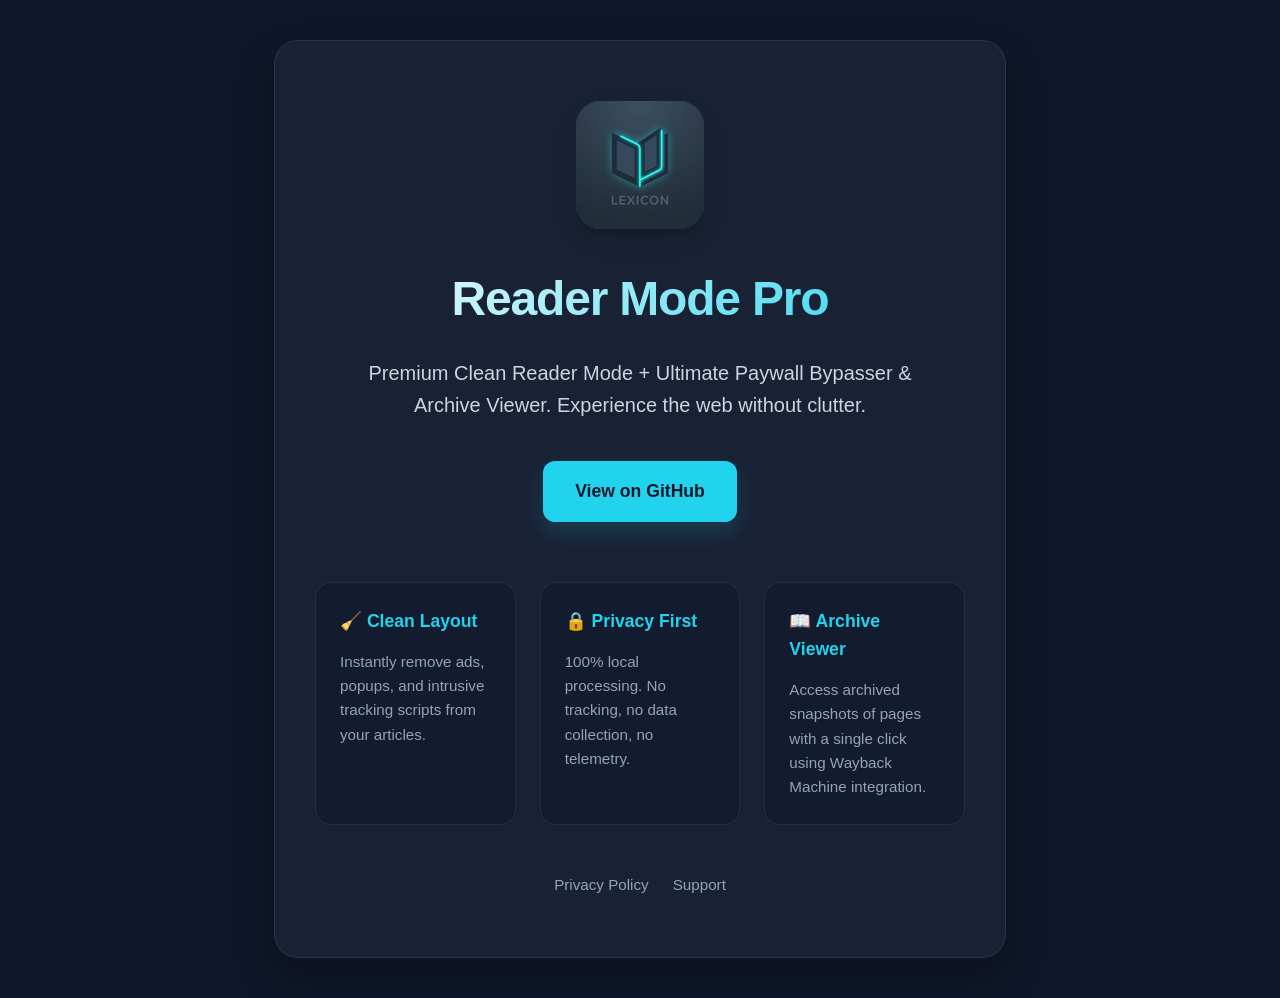
<file: index.html>
<!DOCTYPE html>
<html lang="en">
<head>
  <meta charset="UTF-8">
  <meta name="viewport" content="width=device-width, initial-scale=1.0">
  <title>Reader Mode Pro</title>
  <style>
    :root {
      --bg: #0f172a;
      --card-bg: rgba(30, 41, 59, 0.7);
      --text: #f1f5f9;
      --text-muted: #94a3b8;
      --accent: #22d3ee;
      --accent-glow: rgba(34, 211, 238, 0.15);
      --border: rgba(255, 255, 255, 0.08);
      --btn-bg: #22d3ee;
      --btn-hover: #06b6d4;
    }
    body {
      font-family: -apple-system, BlinkMacSystemFont, "Segoe UI", Roboto, Helvetica, Arial, sans-serif;
      background-color: var(--bg);
      color: var(--text);
      line-height: 1.6;
      margin: 0;
      padding: 0;
      display: flex;
      justify-content: center;
      align-items: center;
      min-height: 100vh;
      text-align: center;
    }
    .container {
      max-width: 800px;
      margin: 40px 20px;
      padding: 60px 40px;
      background: var(--card-bg);
      backdrop-filter: blur(16px);
      -webkit-backdrop-filter: blur(16px);
      border: 1px solid var(--border);
      border-radius: 24px;
      box-shadow: 0 20px 40px rgba(0, 0, 0, 0.3);
    }
    .icon {
      width: 128px;
      height: 128px;
      margin-bottom: 24px;
      border-radius: 24px;
      box-shadow: 0 10px 20px rgba(0, 0, 0, 0.2);
    }
    h1 {
      font-size: 3rem;
      font-weight: 800;
      margin-top: 0;
      margin-bottom: 16px;
      background: linear-gradient(135deg, #fff, var(--accent));
      -webkit-background-clip: text;
      -webkit-text-fill-color: transparent;
      letter-spacing: -0.025em;
    }
    p {
      color: #cbd5e1;
      font-size: 1.25rem;
      margin-bottom: 40px;
      max-width: 600px;
      margin-left: auto;
      margin-right: auto;
    }
    .btn {
      display: inline-block;
      background: var(--btn-bg);
      color: #0f172a;
      text-decoration: none;
      font-weight: 600;
      font-size: 1.1rem;
      padding: 16px 32px;
      border-radius: 12px;
      transition: all 0.2s ease;
      box-shadow: 0 10px 20px var(--accent-glow);
    }
    .btn:hover {
      background: var(--btn-hover);
      transform: translateY(-2px);
      box-shadow: 0 15px 30px rgba(34, 211, 238, 0.25);
    }
    .links {
      margin-top: 48px;
      display: flex;
      justify-content: center;
      gap: 24px;
    }
    .links a {
      color: var(--text-muted);
      text-decoration: none;
      font-size: 0.95rem;
      transition: color 0.2s ease;
    }
    .links a:hover {
      color: var(--accent);
    }
    .features {
      margin-top: 60px;
      display: grid;
      grid-template-columns: repeat(auto-fit, minmax(200px, 1fr));
      gap: 24px;
      text-align: left;
    }
    .feature-card {
      background: rgba(15, 23, 42, 0.5);
      padding: 24px;
      border-radius: 16px;
      border: 1px solid var(--border);
    }
    .feature-card h3 {
      color: var(--accent);
      margin-top: 0;
      margin-bottom: 12px;
      font-size: 1.1rem;
    }
    .feature-card p {
      font-size: 0.95rem;
      margin-bottom: 0;
      color: var(--text-muted);
    }
  </style>
</head>
<body>
  <div class="container">
    <img src="icons/icon128.png" alt="Reader Mode Pro Icon" class="icon" onerror="this.style.display='none'">
    <h1>Reader Mode Pro</h1>
    <p>Premium Clean Reader Mode + Ultimate Paywall Bypasser &amp; Archive Viewer. Experience the web without clutter.</p>
    
    <a href="https://github.com/harshraj0235/Reader-Mode" class="btn" target="_blank" rel="noopener">View on GitHub</a>
    
    <div class="features">
      <div class="feature-card">
        <h3>🧹 Clean Layout</h3>
        <p>Instantly remove ads, popups, and intrusive tracking scripts from your articles.</p>
      </div>
      <div class="feature-card">
        <h3>🔒 Privacy First</h3>
        <p>100% local processing. No tracking, no data collection, no telemetry.</p>
      </div>
      <div class="feature-card">
        <h3>📖 Archive Viewer</h3>
        <p>Access archived snapshots of pages with a single click using Wayback Machine integration.</p>
      </div>
    </div>

    <div class="links">
      <a href="privacy.html">Privacy Policy</a>
      <a href="https://github.com/harshraj0235/Reader-Mode/issues">Support</a>
    </div>
  </div>
</body>
</html>
</file>
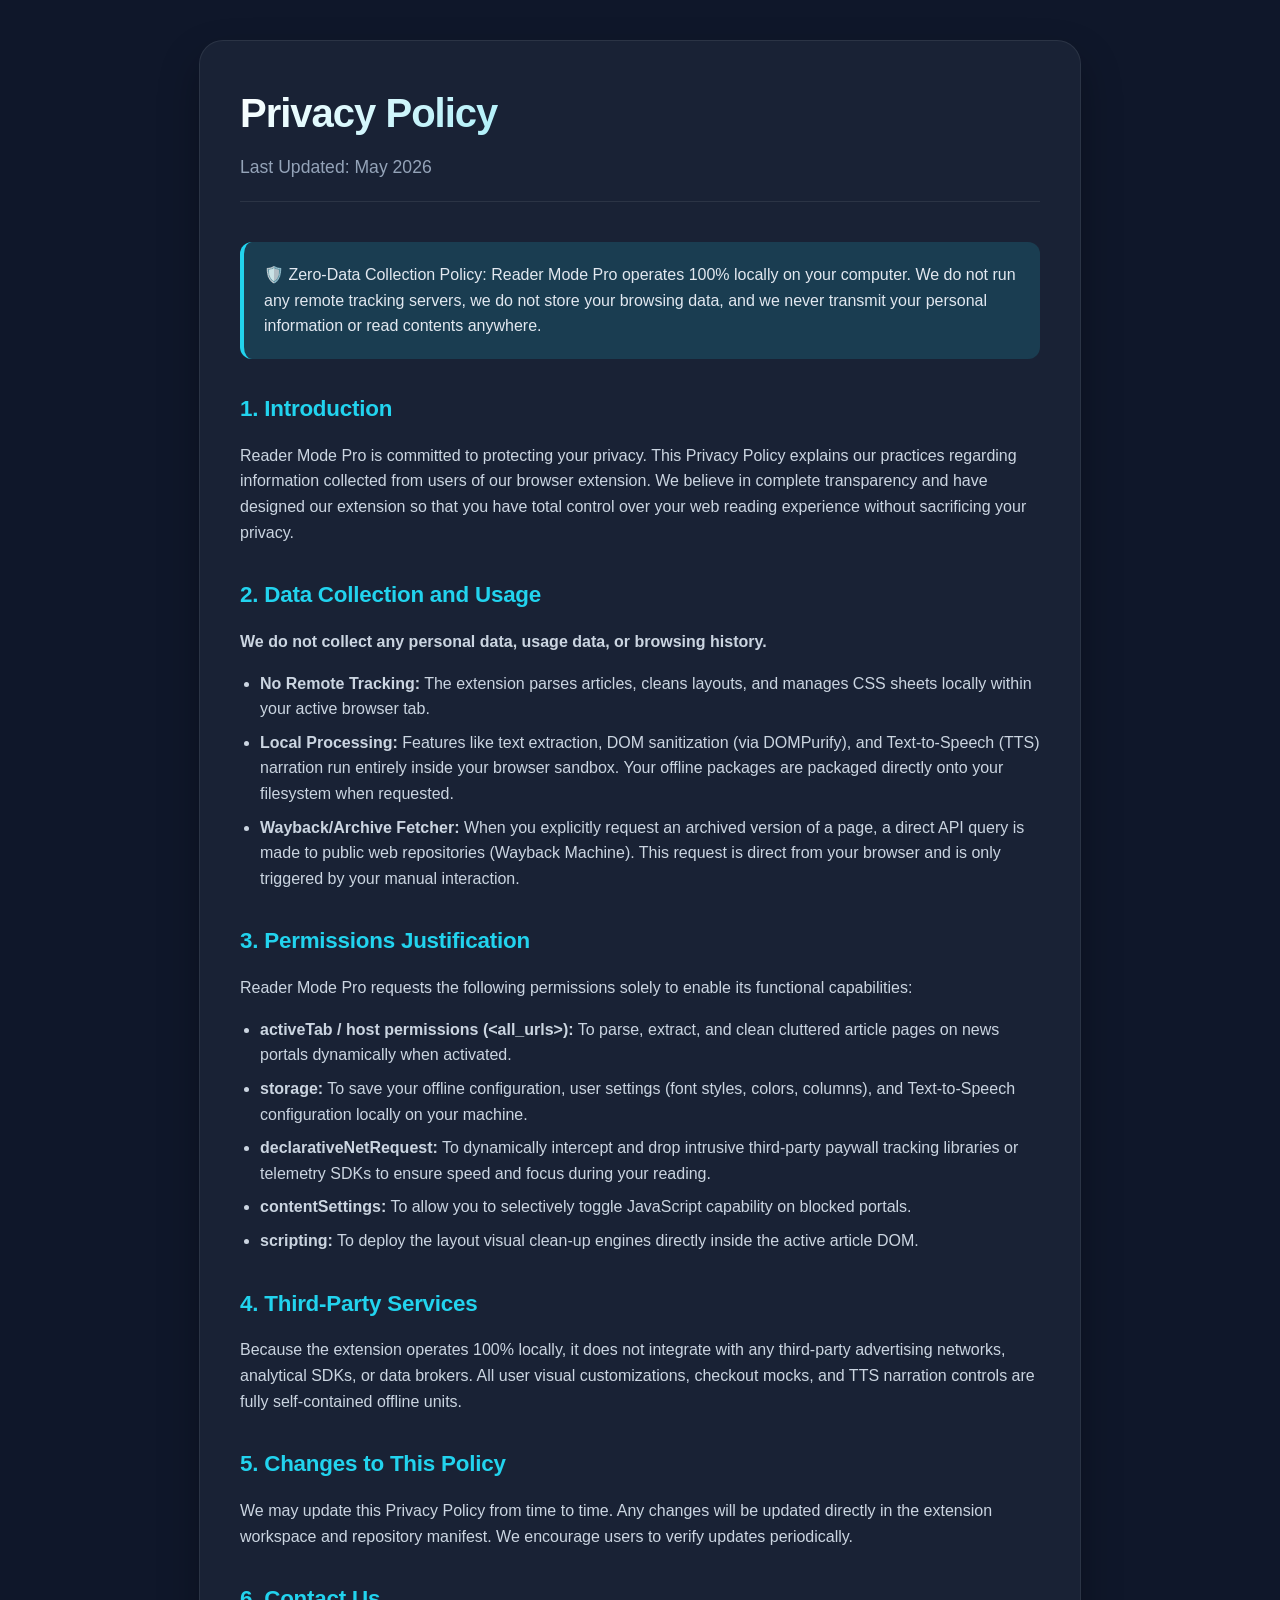
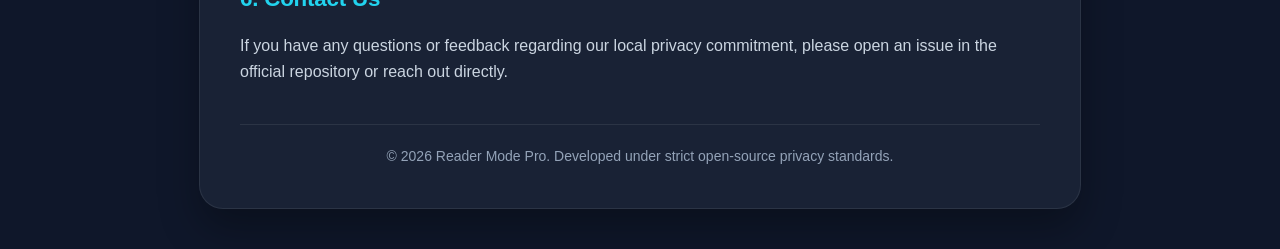
<file: privacy.html>
<!DOCTYPE html>
<html lang="en">
<head>
  <meta charset="UTF-8">
  <meta name="viewport" content="width=device-width, initial-scale=1.0">
  <title>Privacy Policy - Reader Mode Pro</title>
  <style>
    :root {
      --bg: #0f172a;
      --card-bg: rgba(30, 41, 59, 0.7);
      --text: #f1f5f9;
      --text-muted: #94a3b8;
      --accent: #22d3ee;
      --accent-glow: rgba(34, 211, 238, 0.15);
      --border: rgba(255, 255, 255, 0.08);
    }
    body {
      font-family: -apple-system, BlinkMacSystemFont, "Segoe UI", Roboto, Helvetica, Arial, sans-serif;
      background-color: var(--bg);
      color: var(--text);
      line-height: 1.6;
      margin: 0;
      padding: 0;
      display: flex;
      justify-content: center;
      align-items: center;
      min-height: 100vh;
    }
    .container {
      max-width: 800px;
      margin: 40px 20px;
      padding: 40px;
      background: var(--card-bg);
      backdrop-filter: blur(16px);
      -webkit-backdrop-filter: blur(16px);
      border: 1px solid var(--border);
      border-radius: 24px;
      box-shadow: 0 20px 40px rgba(0, 0, 0, 0.3);
    }
    h1 {
      font-size: 2.5rem;
      font-weight: 800;
      margin-top: 0;
      margin-bottom: 8px;
      background: linear-gradient(135deg, #fff, #22d3ee);
      -webkit-background-clip: text;
      -webkit-text-fill-color: transparent;
      letter-spacing: -0.025em;
    }
    .subtitle {
      color: var(--text-muted);
      font-size: 1.1rem;
      margin-bottom: 40px;
      border-bottom: 1px solid var(--border);
      padding-bottom: 20px;
    }
    h2 {
      font-size: 1.4rem;
      color: var(--accent);
      margin-top: 32px;
      margin-bottom: 16px;
      font-weight: 600;
      letter-spacing: -0.01em;
    }
    p, li {
      color: #cbd5e1;
      font-size: 1rem;
      margin-bottom: 16px;
    }
    ul {
      padding-left: 20px;
      margin-bottom: 24px;
    }
    li {
      margin-bottom: 8px;
    }
    .highlight-box {
      background: var(--accent-glow);
      border-left: 4px solid var(--accent);
      padding: 20px;
      border-radius: 12px;
      margin: 30px 0;
    }
    .highlight-box p {
      margin: 0;
      color: #e2e8f0;
      font-weight: 500;
    }
    .footer {
      margin-top: 40px;
      padding-top: 20px;
      border-top: 1px solid var(--border);
      text-align: center;
      color: var(--text-muted);
      font-size: 0.875rem;
    }
  </style>
</head>
<body>
  <div class="container">
    <h1>Privacy Policy</h1>
    <div class="subtitle">Last Updated: May 2026</div>

    <div class="highlight-box">
      <p>🛡️ Zero-Data Collection Policy: Reader Mode Pro operates 100% locally on your computer. We do not run any remote tracking servers, we do not store your browsing data, and we never transmit your personal information or read contents anywhere.</p>
    </div>

    <h2>1. Introduction</h2>
    <p>Reader Mode Pro is committed to protecting your privacy. This Privacy Policy explains our practices regarding information collected from users of our browser extension. We believe in complete transparency and have designed our extension so that you have total control over your web reading experience without sacrificing your privacy.</p>

    <h2>2. Data Collection and Usage</h2>
    <p><strong>We do not collect any personal data, usage data, or browsing history.</strong></p>
    <ul>
      <li><strong>No Remote Tracking:</strong> The extension parses articles, cleans layouts, and manages CSS sheets locally within your active browser tab.</li>
      <li><strong>Local Processing:</strong> Features like text extraction, DOM sanitization (via DOMPurify), and Text-to-Speech (TTS) narration run entirely inside your browser sandbox. Your offline packages are packaged directly onto your filesystem when requested.</li>
      <li><strong>Wayback/Archive Fetcher:</strong> When you explicitly request an archived version of a page, a direct API query is made to public web repositories (Wayback Machine). This request is direct from your browser and is only triggered by your manual interaction.</li>
    </ul>

    <h2>3. Permissions Justification</h2>
    <p>Reader Mode Pro requests the following permissions solely to enable its functional capabilities:</p>
    <ul>
      <li><strong>activeTab / host permissions (&lt;all_urls&gt;):</strong> To parse, extract, and clean cluttered article pages on news portals dynamically when activated.</li>
      <li><strong>storage:</strong> To save your offline configuration, user settings (font styles, colors, columns), and Text-to-Speech configuration locally on your machine.</li>
      <li><strong>declarativeNetRequest:</strong> To dynamically intercept and drop intrusive third-party paywall tracking libraries or telemetry SDKs to ensure speed and focus during your reading.</li>
      <li><strong>contentSettings:</strong> To allow you to selectively toggle JavaScript capability on blocked portals.</li>
      <li><strong>scripting:</strong> To deploy the layout visual clean-up engines directly inside the active article DOM.</li>
    </ul>

    <h2>4. Third-Party Services</h2>
    <p>Because the extension operates 100% locally, it does not integrate with any third-party advertising networks, analytical SDKs, or data brokers. All user visual customizations, checkout mocks, and TTS narration controls are fully self-contained offline units.</p>

    <h2>5. Changes to This Policy</h2>
    <p>We may update this Privacy Policy from time to time. Any changes will be updated directly in the extension workspace and repository manifest. We encourage users to verify updates periodically.</p>

    <h2>6. Contact Us</h2>
    <p>If you have any questions or feedback regarding our local privacy commitment, please open an issue in the official repository or reach out directly.</p>

    <div class="footer">
      &copy; 2026 Reader Mode Pro. Developed under strict open-source privacy standards.
    </div>
  </div>
</body>
</html>
</file>
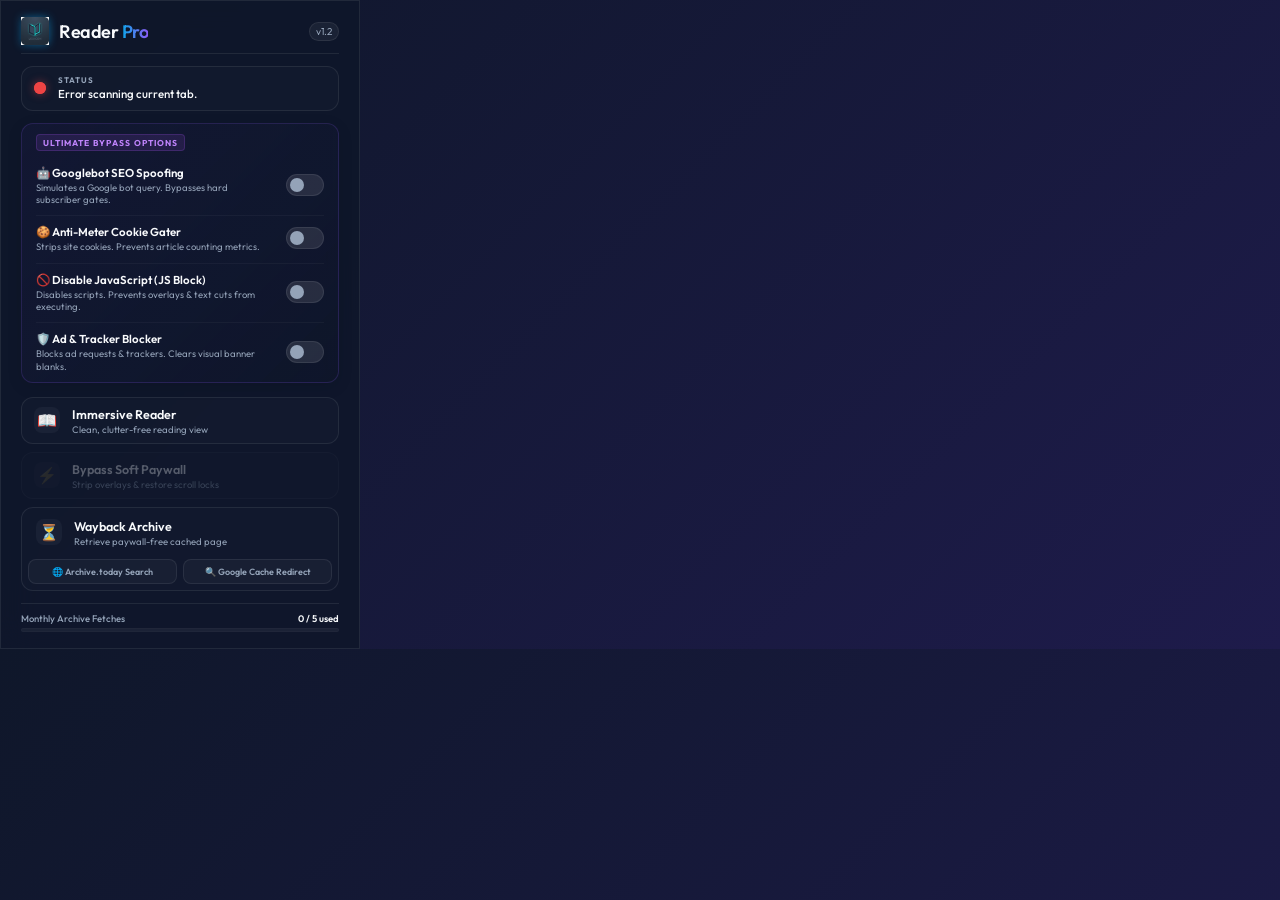
<file: popup/popup.html>
<!DOCTYPE html>
<html lang="en">
<head>
  <meta charset="UTF-8">
  <meta name="viewport" content="width=device-width, initial-scale=1.0">
  <title>Reader Mode Pro</title>
  <link rel="stylesheet" href="popup.css">
</head>
<body>
  <div class="popup-container">
    <!-- Header -->
    <header class="header">
      <div class="logo-area">
        <div class="logo-glow"></div>
        <img src="../icons/icon48.png" alt="Reader Mode Pro Logo" class="logo-img">
        <h1>Reader <span class="accent-text">Pro</span></h1>
      </div>
      <div class="version">v1.2</div>
    </header>

    <!-- Scan Status Badge -->
    <section class="status-card">
      <div class="pulse-indicator idle" id="status-dot"></div>
      <div class="status-details">
        <span class="status-title">STATUS</span>
        <p class="status-desc" id="status-text">Scanning article compatibility...</p>
      </div>
    </section>

    <!-- Ultimate Bypass Dashboard Panel -->
    <section class="advanced-panel-card">
      <div class="panel-header-row">
        <span class="adv-badge">ULTIMATE BYPASS OPTIONS</span>
      </div>
      
      <!-- Toggle 1: Googlebot Crawler -->
      <div class="adv-toggle-row">
        <div class="adv-toggle-details">
          <span class="adv-toggle-title">🤖 Googlebot SEO Spoofing</span>
          <p class="adv-toggle-desc">Simulates a Google bot query. Bypasses hard subscriber gates.</p>
        </div>
        <label class="switch">
          <input type="checkbox" id="toggle-googlebot">
          <span class="slider"></span>
        </label>
      </div>
      
      <!-- Toggle 2: Cookie Gater -->
      <div class="adv-toggle-row border-top">
        <div class="adv-toggle-details">
          <span class="adv-toggle-title">🍪 Anti-Meter Cookie Gater</span>
          <p class="adv-toggle-desc">Strips site cookies. Prevents article counting metrics.</p>
        </div>
        <label class="switch">
          <input type="checkbox" id="toggle-cookies">
          <span class="slider"></span>
        </label>
      </div>
      
      <!-- Toggle 3: JavaScript Block -->
      <div class="adv-toggle-row border-top">
        <div class="adv-toggle-details">
          <span class="adv-toggle-title">🚫 Disable JavaScript (JS Block)</span>
          <p class="adv-toggle-desc">Disables scripts. Prevents overlays & text cuts from executing.</p>
        </div>
        <label class="switch">
          <input type="checkbox" id="toggle-js">
          <span class="slider"></span>
        </label>
      </div>
      
      <!-- Toggle 4: Ad Blocker -->
      <div class="adv-toggle-row border-top">
        <div class="adv-toggle-details">
          <span class="adv-toggle-title">🛡️ Ad & Tracker Blocker</span>
          <p class="adv-toggle-desc">Blocks ad requests & trackers. Clears visual banner blanks.</p>
        </div>
        <label class="switch">
          <input type="checkbox" id="toggle-ads">
          <span class="slider"></span>
        </label>
      </div>
    </section>

    <!-- Action Center -->
    <section class="actions-section">
      <button class="action-btn reader-btn" id="btn-reader" title="Read clean version of this article">
        <div class="btn-icon">📖</div>
        <div class="btn-text-content">
          <span class="btn-title">Immersive Reader</span>
          <span class="btn-subtitle">Clean, clutter-free reading view</span>
        </div>
      </button>

      <button class="action-btn bypass-btn" id="btn-soft" disabled title="Remove subscription banners and unlock scrolling">
        <div class="btn-icon">⚡</div>
        <div class="btn-text-content">
          <span class="btn-title">Bypass Soft Paywall</span>
          <span class="btn-subtitle">Strip overlays & restore scroll locks</span>
        </div>
      </button>

      <!-- Archive Cluster -->
      <div class="archive-cluster">
        <button class="action-btn archive-btn" id="btn-archive" title="Load a cached version from the Wayback Machine">
          <div class="btn-icon">⏳</div>
          <div class="btn-text-content">
            <span class="btn-title">Wayback Archive</span>
            <span class="btn-subtitle">Retrieve paywall-free cached page</span>
          </div>
        </button>
        
        <div class="cache-fallbacks">
          <button class="fallback-btn" id="btn-archive-is" title="Query Archive.is fallback cached clone">
            🌐 Archive.today Search
          </button>
          <button class="fallback-btn" id="btn-google-cache" title="Redirect to Google Cache text snapshot">
            🔍 Google Cache Redirect
          </button>
        </div>
      </div>
    </section>

    <!-- Quota & Subscription Status -->
    <footer class="footer-quota">
      <div class="quota-progress-container" id="quota-container">
        <div class="quota-text-row">
          <span>Monthly Archive Fetches</span>
          <span class="quota-value" id="quota-value">0 / 5 used</span>
        </div>
        <div class="quota-bar-bg">
          <div class="quota-bar-fill" id="quota-bar-fill" style="width: 0%"></div>
        </div>
      </div>

      <!-- Upgrade banner -->
      <div class="upgrade-banner" id="upgrade-banner" style="display: none;">
        <div class="upgrade-glow"></div>
        <div class="upgrade-content">
          <div class="upgrade-info">
            <span class="upgrade-title">Quota Depleted!</span>
            <p class="upgrade-desc">Upgrade to Premium for unlimited Wayback lookups and auto-bypass.</p>
          </div>
          <button class="upgrade-btn" id="upgrade-btn">Go Pro — $4.99</button>
        </div>
      </div>
      
      <!-- Premium Success badge -->
      <div class="premium-badge" id="premium-badge" style="display: none;">
        <span class="badge-icon">👑</span>
        <span>Premium Subscriber — Unlimited Access</span>
      </div>
    </footer>
  </div>
  <script src="popup.js"></script>
</body>
</html>
</file>
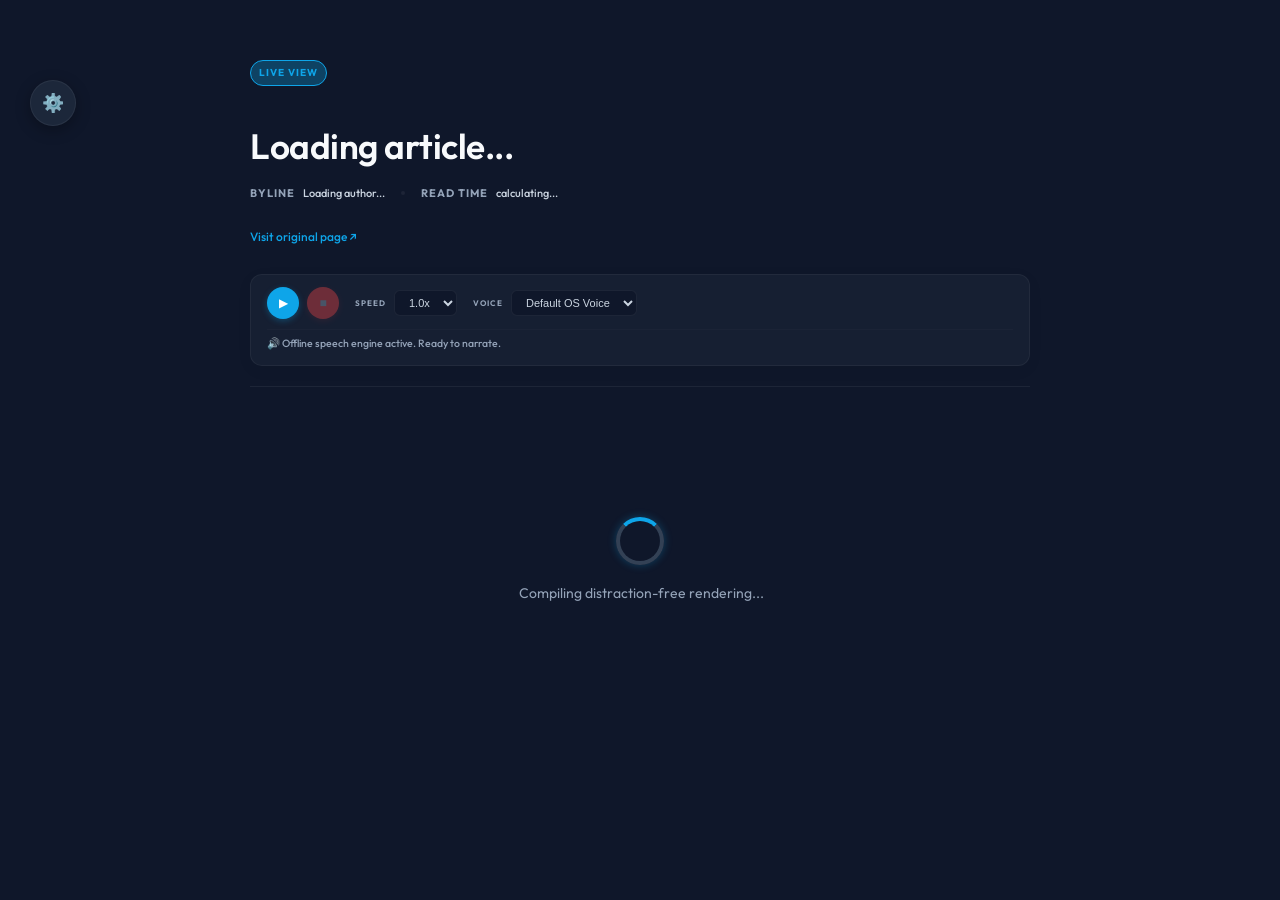
<file: reader/reader.html>
<!DOCTYPE html>
<html lang="en">
<head>
  <meta charset="UTF-8">
  <meta name="viewport" content="width=device-width, initial-scale=1.0">
  <title>Immersive Reader Pro</title>
  <link rel="stylesheet" href="reader.css">
</head>
<body class="theme-nordic font-sans width-medium">
  <!-- Progress Tracker -->
  <div class="scroll-tracker" id="scroll-tracker"></div>

  <!-- Settings Control Dashboard -->
  <aside class="control-panel" id="control-panel">
    <div class="panel-trigger" id="panel-trigger" title="Settings Panel">
      <span class="trigger-icon">⚙️</span>
    </div>
    
    <div class="panel-drawer">
      <div class="drawer-section">
        <h3>THEME</h3>
        <div class="theme-grid">
          <button class="theme-swatch light active" data-theme="light" title="Classic Light"></button>
          <button class="theme-swatch sepia" data-theme="sepia" title="Warm Sepia"></button>
          <button class="theme-swatch nordic" data-theme="nordic" title="Nordic Slate"></button>
          <button class="theme-swatch oled" data-theme="oled" title="OLED Black"></button>
        </div>
      </div>

      <div class="drawer-section">
        <h3>FONT STYLE</h3>
        <div class="btn-group">
          <button class="style-btn active" id="font-sans">Sans</button>
          <button class="style-btn" id="font-serif">Serif</button>
          <button class="style-btn" id="font-mono">Mono</button>
        </div>
      </div>

      <div class="drawer-section">
        <h3>TEXT SIZE</h3>
        <div class="btn-group font-adjust-group">
          <button class="style-btn size-btn" id="size-dec" title="Decrease size">A-</button>
          <span class="size-indicator" id="size-val">18px</span>
          <button class="style-btn size-btn" id="size-inc" title="Increase size">A+</button>
        </div>
      </div>

      <div class="drawer-section">
        <h3>COLUMN WIDTH</h3>
        <div class="btn-group">
          <button class="style-btn" id="width-narrow">Narrow</button>
          <button class="style-btn active" id="width-medium">Medium</button>
          <button class="style-btn" id="width-wide">Wide</button>
        </div>
      </div>

      <!-- Advanced Teleprompter Auto-Scroll Section -->
      <div class="drawer-section divider-top">
        <h3>📜 TELEPROMPTER MODE</h3>
        <div class="teleprompter-card">
          <div class="tele-toggle-row">
            <span>Auto-Scroll Page</span>
            <label class="switch">
              <input type="checkbox" id="toggle-autoscroll">
              <span class="slider"></span>
            </label>
          </div>
          <div class="tele-speed-row" id="tele-speed-row" style="display: none;">
            <span>Scroll Speed</span>
            <input type="range" id="scroll-speed" min="1" max="10" value="3" step="1">
          </div>
        </div>
      </div>

      <div class="drawer-section divider-top">
        <button class="utility-btn" id="btn-download" title="Download article for offline reading">
          <span class="util-icon">⬇️</span> Save Offline HTML
        </button>
      </div>
    </div>
  </aside>

  <!-- Reader View Layout -->
  <main class="reader-container">
    <header class="article-header">
      <!-- Archive Metadata Badge -->
      <div class="badge-row">
        <span class="badge badge-source" id="source-badge">Live View</span>
        <span class="badge badge-archive" id="archive-badge" style="display: none;">Archived Page</span>
      </div>

      <h1 id="article-title" class="article-title">Loading article...</h1>

      <div class="meta-row">
        <div class="author-block">
          <span class="meta-label">BYLINE</span>
          <span class="meta-value" id="article-author">Loading author...</span>
        </div>
        <div class="meta-separator"></div>
        <div class="time-block">
          <span class="meta-label">READ TIME</span>
          <span class="meta-value" id="read-time">calculating...</span>
        </div>
        <div class="meta-separator" id="archive-date-separator" style="display: none;"></div>
        <div class="date-block" id="archive-date-block" style="display: none;">
          <span class="meta-label">ARCHIVE SNAPSHOT</span>
          <span class="meta-value" id="archive-date">N/A</span>
        </div>
      </div>

      <div class="link-block">
        <a href="#" target="_blank" id="original-link" class="original-link">Visit original page ↗</a>
      </div>

      <!-- TTS Immersive Player Console Card -->
      <div class="tts-console-card" id="tts-console-card">
        <div class="tts-player-row">
          <!-- Playback Actions -->
          <div class="tts-controls">
            <button class="tts-btn play-btn" id="tts-play" title="Play Text-to-Speech">
              <span class="tts-play-icon">▶</span>
            </button>
            <button class="tts-btn stop-btn" id="tts-stop" disabled title="Stop Text-to-Speech">
              <span class="tts-stop-icon">■</span>
            </button>
          </div>

          <!-- Speed controller -->
          <div class="tts-speed-selector">
            <span class="tts-meta-label">SPEED</span>
            <select class="tts-select" id="tts-speed">
              <option value="0.8">0.8x</option>
              <option value="1.0" selected>1.0x</option>
              <option value="1.2">1.2x</option>
              <option value="1.5">1.5x</option>
              <option value="2.0">2.0x</option>
            </select>
          </div>

          <!-- Dynamic Speech Voice Selector -->
          <div class="tts-voice-selector">
            <span class="tts-meta-label">VOICE</span>
            <select class="tts-select voice-select" id="tts-voice">
              <option value="">Default OS Voice</option>
            </select>
          </div>
        </div>
        
        <!-- Status ticker -->
        <div class="tts-status-ticker" id="tts-ticker">
          🔊 Offline speech engine active. Ready to narrate.
        </div>
      </div>
    </header>

    <!-- Sanitized Article Content Block -->
    <article class="article-body" id="article-body">
      <div class="loader-container">
        <div class="loader"></div>
        <p>Compiling distraction-free rendering...</p>
      </div>
    </article>
  </main>

  <!-- Offline parsing engines (Local references) -->
  <script src="readability.js"></script>
  <script src="dompurify.js"></script>
  <script src="reader.js"></script>
</body>
</html>
</file>
<file: popup/popup.css>
/* popup.css */

@import url('https://fonts.googleapis.com/css2?family=Outfit:wght@300;400;500;600;700&display=swap');

:root {
  --bg-gradient: linear-gradient(135deg, #0f172a 0%, #1e1b4b 100%);
  --panel-bg: rgba(15, 23, 42, 0.85);
  --border-light: rgba(255, 255, 255, 0.08);
  
  --text-main: #f8fafc;
  --text-sub: #94a3b8;
  
  --accent-teal: #0ea5e9;
  --accent-teal-glow: rgba(14, 165, 233, 0.4);
  --accent-purple: #8b5cf6;
  --accent-purple-glow: rgba(139, 92, 246, 0.3);
  
  --color-ok: #10b981;
  --color-ok-glow: rgba(16, 185, 129, 0.5);
  --color-warn: #eab308;
  --color-warn-glow: rgba(234, 179, 8, 0.5);
  --color-error: #ef4444;
  --color-error-glow: rgba(239, 68, 68, 0.5);
  --color-info: #3b82f6;
  --color-info-glow: rgba(59, 130, 246, 0.5);
}

* {
  box-sizing: border-box;
  margin: 0;
  padding: 0;
  font-family: 'Outfit', -apple-system, BlinkMacSystemFont, "Segoe UI", Roboto, Helvetica, Arial, sans-serif;
}

body {
  width: 360px;
  background: var(--bg-gradient);
  color: var(--text-main);
  overflow-x: hidden;
}

.popup-container {
  padding: 16px 20px;
  background: var(--panel-bg);
  backdrop-filter: blur(16px);
  -webkit-backdrop-filter: blur(16px);
  border: 1px solid var(--border-light);
  min-height: 580px;
  display: flex;
  flex-direction: column;
}

/* Header */
.header {
  display: flex;
  justify-content: space-between;
  align-items: center;
  margin-bottom: 12px;
  padding-bottom: 8px;
  border-bottom: 1px solid var(--border-light);
}

.logo-area {
  display: flex;
  align-items: center;
  position: relative;
  gap: 10px;
}

.logo-glow {
  position: absolute;
  width: 32px;
  height: 32px;
  background: radial-gradient(circle, var(--accent-teal-glow) 0%, transparent 70%);
  filter: blur(4px);
  z-index: 0;
}

.logo-img {
  width: 28px;
  height: 28px;
  z-index: 1;
  position: relative;
  filter: drop-shadow(0 0 4px var(--accent-teal-glow));
}

.header h1 {
  font-size: 18px;
  font-weight: 600;
  letter-spacing: -0.5px;
  z-index: 1;
}

.accent-text {
  background: linear-gradient(to right, var(--accent-teal), var(--accent-purple));
  -webkit-background-clip: text;
  -webkit-text-fill-color: transparent;
}

.version {
  font-size: 10px;
  color: var(--text-sub);
  background: rgba(255, 255, 255, 0.05);
  padding: 2px 6px;
  border-radius: 20px;
  border: 1px solid var(--border-light);
}

/* Status Card */
.status-card {
  background: rgba(255, 255, 255, 0.015);
  border: 1px solid var(--border-light);
  border-radius: 12px;
  padding: 8px 12px;
  display: flex;
  align-items: center;
  gap: 12px;
  margin-bottom: 12px;
  position: relative;
  overflow: hidden;
}

.pulse-indicator {
  width: 12px;
  height: 12px;
  border-radius: 50%;
  position: relative;
  flex-shrink: 0;
}

.pulse-indicator::after {
  content: '';
  position: absolute;
  width: 100%;
  height: 100%;
  border-radius: 50%;
  top: 0;
  left: 0;
  animation: pulse 2s infinite ease-in-out;
  transform-origin: center;
}

.pulse-indicator.idle {
  background-color: var(--text-sub);
}
.pulse-indicator.idle::after {
  background-color: var(--text-sub);
  box-shadow: 0 0 6px var(--text-sub);
}

.pulse-indicator.ok {
  background-color: var(--color-ok);
}
.pulse-indicator.ok::after {
  background-color: var(--color-ok);
  box-shadow: 0 0 8px var(--color-ok-glow);
}

.pulse-indicator.warn {
  background-color: var(--color-warn);
}
.pulse-indicator.warn::after {
  background-color: var(--color-warn);
  box-shadow: 0 0 8px var(--color-warn-glow);
}

.pulse-indicator.error {
  background-color: var(--color-error);
}
.pulse-indicator.error::after {
  background-color: var(--color-error);
  box-shadow: 0 0 8px var(--color-error-glow);
}

.pulse-indicator.info {
  background-color: var(--color-info);
}
.pulse-indicator.info::after {
  background-color: var(--color-info);
  box-shadow: 0 0 8px var(--color-info-glow);
}

@keyframes pulse {
  0% {
    transform: scale(1);
    opacity: 0.95;
  }
  100% {
    transform: scale(2.2);
    opacity: 0;
  }
}

.status-details {
  display: flex;
  flex-direction: column;
}

.status-title {
  font-size: 8px;
  font-weight: 700;
  letter-spacing: 1px;
  color: var(--text-sub);
}

.status-desc {
  font-size: 11.5px;
  font-weight: 500;
  margin-top: 1px;
  line-height: 1.35;
}

/* Ultimate Bypass Panel Card */
.advanced-panel-card {
  background: linear-gradient(135deg, rgba(30, 27, 75, 0.3) 0%, rgba(15, 23, 42, 0.55) 100%);
  border: 1px solid rgba(139, 92, 246, 0.18);
  border-radius: 12px;
  padding: 10px 14px;
  display: flex;
  flex-direction: column;
  gap: 10px;
  margin-bottom: 14px;
  box-shadow: 0 4px 15px rgba(0,0,0,0.1);
  transition: border-color 0.3s;
}

.advanced-panel-card:hover {
  border-color: rgba(139, 92, 246, 0.3);
}

.panel-header-row {
  display: flex;
  margin-bottom: 2px;
}

.adv-badge {
  font-size: 8.5px;
  font-weight: 700;
  letter-spacing: 1px;
  color: #c084fc;
  text-transform: uppercase;
  background: rgba(168, 85, 247, 0.12);
  padding: 2px 6px;
  border-radius: 4px;
  border: 1px solid rgba(168, 85, 247, 0.2);
}

.adv-toggle-row {
  display: flex;
  align-items: center;
  justify-content: space-between;
  gap: 14px;
  padding-top: 2px;
}

.adv-toggle-row.border-top {
  border-top: 1px solid rgba(255, 255, 255, 0.04);
  padding-top: 8px;
}

.adv-toggle-details {
  display: flex;
  flex-direction: column;
  flex: 1;
}

.adv-toggle-title {
  font-size: 11.5px;
  font-weight: 600;
  color: var(--text-main);
}

.adv-toggle-desc {
  font-size: 9.5px;
  color: var(--text-sub);
  line-height: 1.3;
  margin-top: 1px;
}

/* Toggle Switch Styles */
.switch {
  position: relative;
  display: inline-block;
  width: 38px;
  height: 22px;
  flex-shrink: 0;
}

.switch input {
  opacity: 0;
  width: 0;
  height: 0;
}

.slider {
  position: absolute;
  cursor: pointer;
  top: 0;
  left: 0;
  right: 0;
  bottom: 0;
  background-color: rgba(255, 255, 255, 0.1);
  transition: .3s cubic-bezier(0.16, 1, 0.3, 1);
  border-radius: 22px;
  border: 1px solid var(--border-light);
}

.slider:before {
  position: absolute;
  content: "";
  height: 14px;
  width: 14px;
  left: 3px;
  bottom: 3px;
  background-color: var(--text-sub);
  transition: .3s cubic-bezier(0.16, 1, 0.3, 1);
  border-radius: 50%;
}

input:checked + .slider {
  background-color: rgba(139, 92, 246, 0.35);
  border-color: rgba(139, 92, 246, 0.55);
}

input:checked + .slider:before {
  transform: translateX(16px);
  background-color: #c084fc;
  box-shadow: 0 0 6px rgba(139, 92, 246, 0.8);
}

/* Action Center Buttons */
.actions-section {
  display: flex;
  flex-direction: column;
  gap: 8px;
  margin-bottom: 12px;
}

.action-btn {
  display: flex;
  align-items: center;
  width: 100%;
  padding: 8px 12px;
  border-radius: 12px;
  border: 1px solid var(--border-light);
  cursor: pointer;
  transition: all 0.2s cubic-bezier(0.4, 0, 0.2, 1);
  text-align: left;
  position: relative;
  overflow: hidden;
  background: rgba(255, 255, 255, 0.015);
}

.action-btn::before {
  content: '';
  position: absolute;
  top: 0;
  left: 0;
  width: 100%;
  height: 100%;
  background: linear-gradient(90deg, rgba(255,255,255,0.04) 0%, rgba(255,255,255,0) 100%);
  opacity: 0;
  transition: opacity 0.2s;
}

.action-btn:hover:not(:disabled)::before {
  opacity: 1;
}

.action-btn:hover:not(:disabled) {
  transform: translateY(-1px);
  box-shadow: 0 4px 10px rgba(0, 0, 0, 0.2);
  border-color: rgba(255, 255, 255, 0.12);
}

.action-btn:active:not(:disabled) {
  transform: translateY(0px);
}

.action-btn:disabled {
  opacity: 0.3;
  cursor: not-allowed;
  transform: none;
  box-shadow: none;
}

.btn-icon {
  font-size: 16px;
  margin-right: 12px;
  flex-shrink: 0;
  display: flex;
  align-items: center;
  justify-content: center;
  width: 26px;
  height: 26px;
  border-radius: 8px;
  background: rgba(255, 255, 255, 0.04);
}

.btn-text-content {
  display: flex;
  flex-direction: column;
}

.btn-title {
  font-size: 12.5px;
  font-weight: 600;
  color: var(--text-main);
}

.btn-subtitle {
  font-size: 9.5px;
  color: var(--text-sub);
  margin-top: 1px;
}

/* Button hover color overrides */
.reader-btn:hover:not(:disabled) {
  background: linear-gradient(135deg, rgba(14, 165, 233, 0.12) 0%, rgba(139, 92, 246, 0.04) 100%);
  border-color: rgba(14, 165, 233, 0.3);
}
.reader-btn:hover:not(:disabled) .btn-icon {
  background: rgba(14, 165, 233, 0.12);
  filter: drop-shadow(0 0 4px var(--accent-teal-glow));
}

.bypass-btn:hover:not(:disabled) {
  background: linear-gradient(135deg, rgba(234, 179, 8, 0.12) 0%, rgba(234, 179, 8, 0.02) 100%);
  border-color: rgba(234, 179, 8, 0.35);
}
.bypass-btn:hover:not(:disabled) .btn-icon {
  background: rgba(234, 179, 8, 0.12);
  filter: drop-shadow(0 0 4px rgba(234, 179, 8, 0.25));
}

/* Archive cluster & fallbacks */
.archive-cluster {
  display: flex;
  flex-direction: column;
  gap: 6px;
  border: 1px solid var(--border-light);
  border-radius: 12px;
  padding: 6px;
  background: rgba(255, 255, 255, 0.01);
}

.archive-cluster .archive-btn {
  border: none;
  background: transparent;
  padding: 4px 8px;
}

.archive-cluster .archive-btn:hover {
  background: rgba(255, 255, 255, 0.025);
}

.cache-fallbacks {
  display: grid;
  grid-template-columns: 1fr 1fr;
  gap: 6px;
  margin-top: 2px;
}

.fallback-btn {
  background: rgba(255, 255, 255, 0.03);
  border: 1px solid var(--border-light);
  color: var(--text-sub);
  padding: 6px 4px;
  border-radius: 8px;
  font-size: 9px;
  font-weight: 600;
  cursor: pointer;
  transition: all 0.2s;
  text-align: center;
  overflow: hidden;
  text-overflow: ellipsis;
  white-space: nowrap;
}

.fallback-btn:hover {
  background: rgba(139, 92, 246, 0.08);
  border-color: rgba(139, 92, 246, 0.25);
  color: var(--text-main);
  transform: translateY(-1px);
}

.fallback-btn:active {
  transform: translateY(0);
}

/* Quota Indicator */
.footer-quota {
  margin-top: auto;
  padding-top: 8px;
  border-top: 1px solid var(--border-light);
}

.quota-progress-container {
  display: flex;
  flex-direction: column;
  gap: 4px;
}

.quota-text-row {
  display: flex;
  justify-content: space-between;
  font-size: 9.5px;
  color: var(--text-sub);
  font-weight: 500;
}

.quota-value {
  font-weight: 600;
  color: var(--text-main);
}

.quota-bar-bg {
  width: 100%;
  height: 4px;
  background: rgba(255, 255, 255, 0.05);
  border-radius: 4px;
  overflow: hidden;
  border: 1px solid rgba(255, 255, 255, 0.02);
}

.quota-bar-fill {
  height: 100%;
  background: linear-gradient(90deg, var(--accent-teal), var(--accent-purple));
  border-radius: 4px;
  transition: width 0.4s ease-out;
  box-shadow: 0 0 4px var(--accent-teal-glow);
}

/* Monetization Upgrade Banner */
.upgrade-banner {
  background: linear-gradient(135deg, rgba(30, 27, 75, 0.8) 0%, rgba(76, 29, 149, 0.4) 100%);
  border: 1px solid rgba(139, 92, 246, 0.35);
  border-radius: 12px;
  padding: 8px 10px;
  margin-top: 4px;
  display: flex;
  flex-direction: column;
  gap: 8px;
  position: relative;
  overflow: hidden;
  box-shadow: 0 4px 15px rgba(139, 92, 246, 0.2);
  animation: slideUp 0.35s cubic-bezier(0.16, 1, 0.3, 1);
}

.upgrade-glow {
  position: absolute;
  top: 0;
  right: 0;
  width: 60px;
  height: 60px;
  background: radial-gradient(circle, rgba(139, 92, 246, 0.4) 0%, transparent 70%);
  filter: blur(8px);
}

.upgrade-content {
  display: flex;
  align-items: center;
  justify-content: space-between;
  gap: 10px;
}

.upgrade-info {
  display: flex;
  flex-direction: column;
}

.upgrade-title {
  font-size: 11.5px;
  font-weight: 700;
  color: #c084fc;
}

.upgrade-desc {
  font-size: 9px;
  color: var(--text-sub);
  margin-top: 1px;
  line-height: 1.25;
}

.upgrade-btn {
  background: linear-gradient(90deg, #06b6d4, #8b5cf6);
  border: none;
  color: white;
  padding: 5px 8px;
  border-radius: 6px;
  font-size: 9.5px;
  font-weight: 600;
  cursor: pointer;
  transition: all 0.2s;
  box-shadow: 0 0 6px rgba(6, 182, 212, 0.4);
  flex-shrink: 0;
}

.upgrade-btn:hover {
  transform: scale(1.04);
  box-shadow: 0 0 10px rgba(139, 92, 246, 0.6);
}

.premium-badge {
  display: flex;
  align-items: center;
  justify-content: center;
  gap: 8px;
  background: linear-gradient(90deg, rgba(234, 179, 8, 0.1) 0%, rgba(139, 92, 246, 0.1) 100%);
  border: 1px solid rgba(234, 179, 8, 0.25);
  border-radius: 8px;
  padding: 6px 10px;
  font-size: 10px;
  font-weight: 600;
  color: #fef08a;
  text-align: center;
}

.badge-icon {
  font-size: 11px;
  animation: float 2s infinite ease-in-out;
}

@keyframes float {
  0% { transform: translateY(0); }
  50% { transform: translateY(-2px); }
  100% { transform: translateY(0); }
}

@keyframes slideUp {
  from {
    opacity: 0;
    transform: translateY(12px);
  }
  to {
    opacity: 1;
    transform: translateY(0);
  }
}
</file>
<file: reader/reader.css>
/* reader.css */

@import url('https://fonts.googleapis.com/css2?family=Merriweather:ital,wght@0,300;0,400;0,700;1,300&family=Outfit:wght@300;400;500;600;700&family=Fira+Code:wght@400;500&display=swap');

/* Dynamic CSS Theme Variable Tokens */
.theme-light {
  --bg-color: #fcfcfc;
  --text-main: #242526;
  --text-headers: #09090b;
  --text-sub: #71717a;
  
  --accent-color: #2563eb;
  --accent-glow: rgba(37, 99, 235, 0.2);
  
  --panel-bg: rgba(244, 244, 245, 0.95);
  --panel-border: rgba(9, 9, 11, 0.08);
  --panel-shadow: rgba(0, 0, 0, 0.08);
  
  --code-bg: #f4f4f5;
  --code-text: #09090b;
  --blockquote-bg: #fafafa;
  --loader-bg: #e4e4e7;
  
  --tts-bg: #f4f4f5;
  --tts-border: rgba(9, 9, 11, 0.06);
  --tts-text: #27272a;
}

.theme-sepia {
  --bg-color: #f7f1e3;
  --text-main: #4a3c31;
  --text-headers: #2c1a0c;
  --text-sub: #7d6c5e;
  
  --accent-color: #b58900;
  --accent-glow: rgba(181, 137, 0, 0.25);
  
  --panel-bg: rgba(238, 232, 213, 0.95);
  --panel-border: rgba(44, 26, 12, 0.08);
  --panel-shadow: rgba(44, 26, 12, 0.06);
  
  --code-bg: #efe8d4;
  --code-text: #5c4033;
  --blockquote-bg: #fdfaf2;
  --loader-bg: #e5dcbf;
  
  --tts-bg: #efe8d4;
  --tts-border: rgba(44, 26, 12, 0.06);
  --tts-text: #4a3c31;
}

.theme-nordic {
  --bg-color: #0f172a;
  --text-main: #cbd5e1;
  --text-headers: #f8fafc;
  --text-sub: #94a3b8;
  
  --accent-color: #0ea5e9;
  --accent-glow: rgba(14, 165, 233, 0.3);
  
  --panel-bg: rgba(30, 41, 59, 0.95);
  --panel-border: rgba(255, 255, 255, 0.06);
  --panel-shadow: rgba(0, 0, 0, 0.3);
  
  --code-bg: #1e293b;
  --code-text: #38bdf8;
  --blockquote-bg: rgba(255, 255, 255, 0.02);
  --loader-bg: #334155;
  
  --tts-bg: rgba(30, 41, 59, 0.5);
  --tts-border: rgba(255, 255, 255, 0.05);
  --tts-text: #cbd5e1;
}

.theme-oled {
  --bg-color: #000000;
  --text-main: #a1a1aa;
  --text-headers: #f4f4f5;
  --text-sub: #52525b;
  
  --accent-color: #a855f7;
  --accent-glow: rgba(168, 85, 247, 0.3);
  
  --panel-bg: rgba(24, 24, 27, 0.95);
  --panel-border: rgba(255, 255, 255, 0.05);
  --panel-shadow: rgba(0, 0, 0, 0.5);
  
  --code-bg: #09090b;
  --code-text: #c084fc;
  --blockquote-bg: rgba(24, 24, 27, 0.3);
  --loader-bg: #18181b;
  
  --tts-bg: #09090b;
  --tts-border: rgba(255, 255, 255, 0.04);
  --tts-text: #a1a1aa;
}

/* Font styles variables */
.font-sans {
  --font-family: 'Outfit', -apple-system, BlinkMacSystemFont, "Segoe UI", Roboto, sans-serif;
  --body-weight: 400;
  --h-weight: 600;
}

.font-serif {
  --font-family: 'Merriweather', Georgia, Cambria, "Times New Roman", Times, serif;
  --body-weight: 300;
  --h-weight: 700;
}

.font-mono {
  --font-family: 'Fira Code', Consolas, "Courier New", Courier, monospace;
  --body-weight: 400;
  --h-weight: 500;
}

/* Base Body Styles */
body {
  background-color: var(--bg-color);
  color: var(--text-main);
  transition: background-color 0.4s ease, color 0.4s ease;
  font-family: var(--font-family);
  font-weight: var(--body-weight);
  line-height: 1.8;
  margin: 0;
  padding: 0;
  display: flex;
  justify-content: center;
  position: relative;
  min-height: 100vh;
}

/* Scroll Tracker Progress Bar */
.scroll-tracker {
  position: fixed;
  top: 0;
  left: 0;
  height: 4px;
  background: var(--accent-color);
  width: 0%;
  z-index: 100;
  box-shadow: 0 1px 6px var(--accent-color);
  transition: width 0.1s ease-out;
}

/* Main Container Layouts */
.reader-container {
  padding: 60px 24px 100px 24px;
  width: 100%;
  max-width: var(--column-width, 750px);
  transition: max-width 0.3s ease;
}

/* Width Modifier Mappings */
body.width-narrow .reader-container {
  --column-width: 600px;
}
body.width-medium .reader-container {
  --column-width: 780px;
}
body.width-wide .reader-container {
  --column-width: 960px;
}

/* Article Header Area */
.article-header {
  margin-bottom: 30px;
  border-bottom: 1px solid var(--panel-border);
  padding-bottom: 20px;
  display: flex;
  flex-direction: column;
}

.badge-row {
  display: flex;
  gap: 8px;
  margin-bottom: 14px;
}

.badge {
  font-size: 10px;
  font-weight: 700;
  text-transform: uppercase;
  letter-spacing: 1px;
  padding: 3px 8px;
  border-radius: 20px;
  border: 1px solid var(--panel-border);
}

.badge-source {
  background: var(--accent-glow);
  color: var(--accent-color);
  border-color: var(--accent-color);
}

.badge-archive {
  background: rgba(139, 92, 246, 0.1);
  color: #a855f7;
  border-color: #8b5cf6;
}

.article-title {
  font-size: 2.2em;
  line-height: 1.25;
  color: var(--text-headers);
  font-weight: var(--h-weight);
  margin-bottom: 16px;
  letter-spacing: -0.5px;
}

.meta-row {
  display: flex;
  flex-wrap: wrap;
  align-items: center;
  gap: 16px;
  font-size: 11px;
  color: var(--text-sub);
  margin-bottom: 12px;
}

.meta-label {
  font-weight: 700;
  letter-spacing: 1px;
  margin-right: 6px;
  color: var(--text-sub);
}

.meta-value {
  font-weight: 500;
  color: var(--text-main);
}

.meta-separator {
  width: 4px;
  height: 4px;
  border-radius: 50%;
  background-color: var(--panel-border);
}

.link-block {
  margin-top: 6px;
  margin-bottom: 18px;
}

.original-link {
  font-size: 12px;
  font-weight: 500;
  color: var(--accent-color);
  text-decoration: none;
  transition: opacity 0.2s;
}

.original-link:hover {
  text-decoration: underline;
  opacity: 0.85;
}

/* TTS Player Console Styling */
.tts-console-card {
  background: var(--tts-bg);
  border: 1px solid var(--tts-border);
  border-radius: 12px;
  padding: 12px 16px;
  margin-top: 6px;
  display: flex;
  flex-direction: column;
  gap: 10px;
  box-shadow: 0 4px 15px rgba(0,0,0,0.05);
}

.tts-player-row {
  display: flex;
  align-items: center;
  flex-wrap: wrap;
  gap: 16px;
  width: 100%;
}

.tts-controls {
  display: flex;
  gap: 8px;
  align-items: center;
}

.tts-btn {
  width: 32px;
  height: 32px;
  border-radius: 50%;
  border: none;
  background: var(--accent-color);
  color: #ffffff;
  display: flex;
  align-items: center;
  justify-content: center;
  cursor: pointer;
  transition: all 0.2s;
  font-size: 12px;
  box-shadow: 0 2px 6px var(--accent-glow);
}

.tts-btn:hover:not(:disabled) {
  transform: scale(1.08);
  box-shadow: 0 4px 10px var(--accent-glow);
}

.tts-btn:active:not(:disabled) {
  transform: scale(0.95);
}

.tts-btn:disabled {
  opacity: 0.4;
  cursor: not-allowed;
  box-shadow: none;
  background: var(--loader-bg);
  color: var(--text-sub);
}

.tts-btn.stop-btn {
  background: #ef4444;
  box-shadow: 0 2px 6px rgba(239, 68, 68, 0.25);
}
.tts-btn.stop-btn:hover:not(:disabled) {
  box-shadow: 0 4px 10px rgba(239, 68, 68, 0.4);
}

.tts-speed-selector, 
.tts-voice-selector {
  display: flex;
  align-items: center;
  gap: 8px;
}

.tts-meta-label {
  font-size: 8px;
  font-weight: 700;
  letter-spacing: 1px;
  color: var(--text-sub);
  text-transform: uppercase;
}

.tts-select {
  background: var(--bg-color);
  border: 1px solid var(--panel-border);
  color: var(--tts-text);
  padding: 5px 10px;
  border-radius: 6px;
  font-size: 11px;
  font-weight: 500;
  outline: none;
  cursor: pointer;
  transition: border-color 0.2s;
  max-width: 180px;
}

.tts-select:focus {
  border-color: var(--accent-color);
}

.tts-select.voice-select {
  max-width: 250px;
}

.tts-status-ticker {
  font-size: 10.5px;
  color: var(--text-sub);
  display: flex;
  align-items: center;
  gap: 6px;
  font-weight: 500;
  border-top: 1px solid rgba(255,255,255,0.02);
  padding-top: 4px;
}

/* Speaking active paragraph highlight */
.article-body p.tts-highlight {
  background-color: var(--accent-glow) !important;
  border-left: 3px solid var(--accent-color) !important;
  padding-left: 10px;
  border-radius: 0 6px 6px 0;
  box-shadow: 0 2px 10px rgba(0,0,0,0.02);
  transition: all 0.3s cubic-bezier(0.16, 1, 0.3, 1);
}

/* Article content typography rules */
.article-body {
  font-size: var(--body-size, 18px);
  color: var(--text-main);
  transition: font-size 0.2s ease;
}

.article-body p {
  margin-top: 0;
  margin-bottom: 1.8em;
  border-left: 3px solid transparent;
  padding-left: 0;
  transition: all 0.3s ease;
}

.article-body h2, 
.article-body h3, 
.article-body h4 {
  color: var(--text-headers);
  font-weight: var(--h-weight);
  line-height: 1.3;
  margin-top: 1.8em;
  margin-bottom: 0.6em;
}

.article-body h2 { font-size: 1.5em; }
.article-body h3 { font-size: 1.25em; }
.article-body h4 { font-size: 1.1em; }

.article-body a {
  color: var(--accent-color);
  text-decoration: none;
  border-bottom: 1px solid var(--accent-glow);
  transition: all 0.2s;
}

.article-body a:hover {
  background-color: var(--accent-glow);
  border-bottom-color: var(--accent-color);
}

/* Images & captions */
.article-body img {
  max-width: 100%;
  height: auto;
  border-radius: 12px;
  margin: 2em auto;
  display: block;
  box-shadow: 0 4px 20px rgba(0,0,0,0.15);
}

.article-body figure {
  margin: 2.5em 0;
  text-align: center;
}

.article-body figure img {
  margin: 0 auto;
}

.article-body figcaption {
  font-size: 13px;
  color: var(--text-sub);
  margin-top: 10px;
  font-style: italic;
}

/* Blockquotes */
.article-body blockquote {
  background-color: var(--blockquote-bg);
  border-left: 4px solid var(--accent-color);
  padding: 12px 24px;
  margin: 2em 0;
  border-radius: 0 8px 8px 0;
  font-style: italic;
  font-size: 1.05em;
  color: var(--text-headers);
}

.article-body blockquote p:last-child {
  margin-bottom: 0;
}

/* Inline Code & Code Blocks */
.article-body pre {
  background-color: var(--code-bg);
  border: 1px solid var(--panel-border);
  padding: 16px 20px;
  border-radius: 10px;
  overflow-x: auto;
  margin: 2em 0;
  font-family: 'Fira Code', monospace;
  font-size: 14px;
  line-height: 1.6;
}

.article-body code {
  background-color: var(--code-bg);
  color: var(--code-text);
  padding: 3px 6px;
  border-radius: 5px;
  font-family: 'Fira Code', monospace;
  font-size: 0.85em;
  word-break: break-word;
}

.article-body pre code {
  background-color: transparent;
  color: var(--text-main);
  padding: 0;
  border-radius: 0;
  font-size: inherit;
  word-break: normal;
}

/* Data Tables */
.article-body table {
  width: 100%;
  border-collapse: collapse;
  margin: 2.5em 0;
  font-size: 14px;
  line-height: 1.5;
  overflow-x: auto;
  display: block;
}

.article-body th,
.article-body td {
  border: 1px solid var(--panel-border);
  padding: 10px 14px;
  text-align: left;
}

.article-body th {
  background-color: var(--code-bg);
  color: var(--text-headers);
  font-weight: 600;
}

.article-body tr:nth-child(even) {
  background-color: var(--blockquote-bg);
}

/* Unordered & Ordered Lists */
.article-body ul, 
.article-body ol {
  padding-left: 28px;
  margin-bottom: 1.8em;
}

.article-body li {
  margin-bottom: 0.6em;
}

/* Settings Dashboard CSS */
.control-panel {
  position: fixed;
  top: 80px;
  left: 30px;
  z-index: 99;
}

.panel-trigger {
  width: 44px;
  height: 44px;
  border-radius: 50%;
  background: var(--panel-bg);
  border: 1px solid var(--panel-border);
  box-shadow: 0 4px 15px var(--panel-shadow);
  display: flex;
  align-items: center;
  justify-content: center;
  cursor: pointer;
  transition: all 0.3s cubic-bezier(0.175, 0.885, 0.32, 1.275);
  font-size: 18px;
}

.panel-trigger:hover {
  transform: scale(1.1) rotate(45deg);
  border-color: var(--accent-color);
  box-shadow: 0 6px 20px var(--accent-glow);
}

.panel-drawer {
  position: absolute;
  top: 55px;
  left: 0;
  width: 250px;
  background: var(--panel-bg);
  border: 1px solid var(--panel-border);
  box-shadow: 0 10px 30px var(--panel-shadow);
  border-radius: 16px;
  padding: 18px;
  display: flex;
  flex-direction: column;
  gap: 16px;
  opacity: 0;
  pointer-events: none;
  transform: translateY(-10px) scale(0.95);
  transform-origin: top left;
  transition: all 0.3s cubic-bezier(0.16, 1, 0.3, 1);
  backdrop-filter: blur(12px);
  -webkit-backdrop-filter: blur(12px);
}

.control-panel.open .panel-drawer {
  opacity: 1;
  pointer-events: auto;
  transform: translateY(0) scale(1);
}

.drawer-section {
  display: flex;
  flex-direction: column;
  gap: 8px;
}

.drawer-section h3 {
  font-size: 9px;
  font-weight: 700;
  letter-spacing: 1.5px;
  color: var(--text-sub);
  margin: 0;
}

.divider-top {
  border-top: 1px solid var(--panel-border);
  padding-top: 14px;
  margin-top: 4px;
}

/* Settings Group Elements */
.theme-grid {
  display: grid;
  grid-template-columns: repeat(4, 1fr);
  gap: 10px;
}

.theme-swatch {
  height: 32px;
  border-radius: 8px;
  border: 2px solid transparent;
  cursor: pointer;
  transition: transform 0.2s, border-color 0.2s;
  box-shadow: 0 2px 6px rgba(0,0,0,0.1);
  position: relative;
}

.theme-swatch:hover {
  transform: translateY(-2px);
}

.theme-swatch.active {
  border-color: var(--accent-color);
  transform: scale(1.05);
}

.theme-swatch.light { background-color: #fafafa; }
.theme-swatch.sepia { background-color: #f4ecd8; }
.theme-swatch.nordic { background-color: #0f172a; }
.theme-swatch.oled { background-color: #000000; }

.btn-group {
  display: flex;
  background: rgba(0,0,0,0.05);
  border-radius: 8px;
  padding: 3px;
  border: 1px solid var(--panel-border);
}

.theme-nordic .btn-group,
.theme-oled .btn-group {
  background: rgba(255,255,255,0.03);
}

.style-btn {
  flex: 1;
  border: none;
  background: transparent;
  color: var(--text-main);
  padding: 6px 0;
  font-size: 12px;
  font-weight: 500;
  border-radius: 6px;
  cursor: pointer;
  transition: all 0.2s;
}

.style-btn:hover {
  background: rgba(255,255,255,0.05);
}

.theme-light .style-btn:hover {
  background: rgba(0,0,0,0.03);
}

.style-btn.active {
  background: var(--bg-color);
  color: var(--text-headers);
  box-shadow: 0 2px 6px rgba(0,0,0,0.1);
  font-weight: 600;
}

/* Font Size Indicator Group */
.font-adjust-group {
  align-items: center;
  justify-content: space-between;
}

.size-btn {
  max-width: 44px;
}

.size-indicator {
  font-size: 12px;
  font-weight: 600;
  color: var(--text-headers);
  min-width: 40px;
  text-align: center;
}

/* Teleprompter Card styling */
.teleprompter-card {
  display: flex;
  flex-direction: column;
  gap: 12px;
  background: rgba(0,0,0,0.02);
  border: 1px solid var(--panel-border);
  border-radius: 8px;
  padding: 10px;
}

.tele-toggle-row {
  display: flex;
  justify-content: space-between;
  align-items: center;
  font-size: 12px;
  font-weight: 500;
}

.tele-speed-row {
  display: flex;
  flex-direction: column;
  gap: 6px;
  font-size: 11px;
  font-weight: 500;
  color: var(--text-sub);
}

.tele-speed-row input[type="range"] {
  width: 100%;
  cursor: pointer;
  accent-color: var(--accent-color);
}

/* iOS switch wrapper inside settings */
.tele-toggle-row .switch {
  width: 34px;
  height: 20px;
}

.tele-toggle-row .slider {
  border-radius: 20px;
}

.tele-toggle-row .slider:before {
  height: 14px;
  width: 14px;
  left: 2px;
  bottom: 2px;
}

.tele-toggle-row input:checked + .slider:before {
  transform: translateX(14px);
}

/* Utilities save actions buttons */
.utility-btn {
  display: flex;
  align-items: center;
  justify-content: center;
  gap: 10px;
  background: var(--accent-color);
  border: none;
  color: #ffffff;
  padding: 10px;
  border-radius: 8px;
  font-size: 13px;
  font-weight: 600;
  cursor: pointer;
  transition: all 0.2s;
  box-shadow: 0 4px 10px var(--accent-glow);
}

.utility-btn:hover {
  transform: translateY(-1px);
  box-shadow: 0 6px 15px var(--accent-glow);
}

.utility-btn:active {
  transform: translateY(0);
}

/* Loading animations */
.loader-container {
  display: flex;
  flex-direction: column;
  align-items: center;
  gap: 16px;
  padding: 100px 0;
  color: var(--text-sub);
  font-size: 14px;
}

.loader {
  width: 40px;
  height: 40px;
  border: 4px solid var(--loader-bg);
  border-top-color: var(--accent-color);
  border-radius: 50%;
  animation: spin 1s linear infinite;
  box-shadow: 0 0 8px var(--accent-glow);
}

@keyframes spin {
  to { transform: rotate(360deg); }
}

/* Media Responsive Adapters */
@media (max-width: 1024px) {
  .control-panel {
    top: auto;
    bottom: 24px;
    left: 24px;
  }
  
  .panel-drawer {
    top: auto;
    bottom: 55px;
    transform: translateY(10px) scale(0.95);
    transform-origin: bottom left;
  }
  
  .control-panel.open .panel-drawer {
    transform: translateY(0) scale(1);
  }
}

@media (max-width: 480px) {
  .article-title {
    font-size: 1.8em;
  }
  
  .reader-container {
    padding: 60px 16px 80px 16px;
  }
}
</file>
